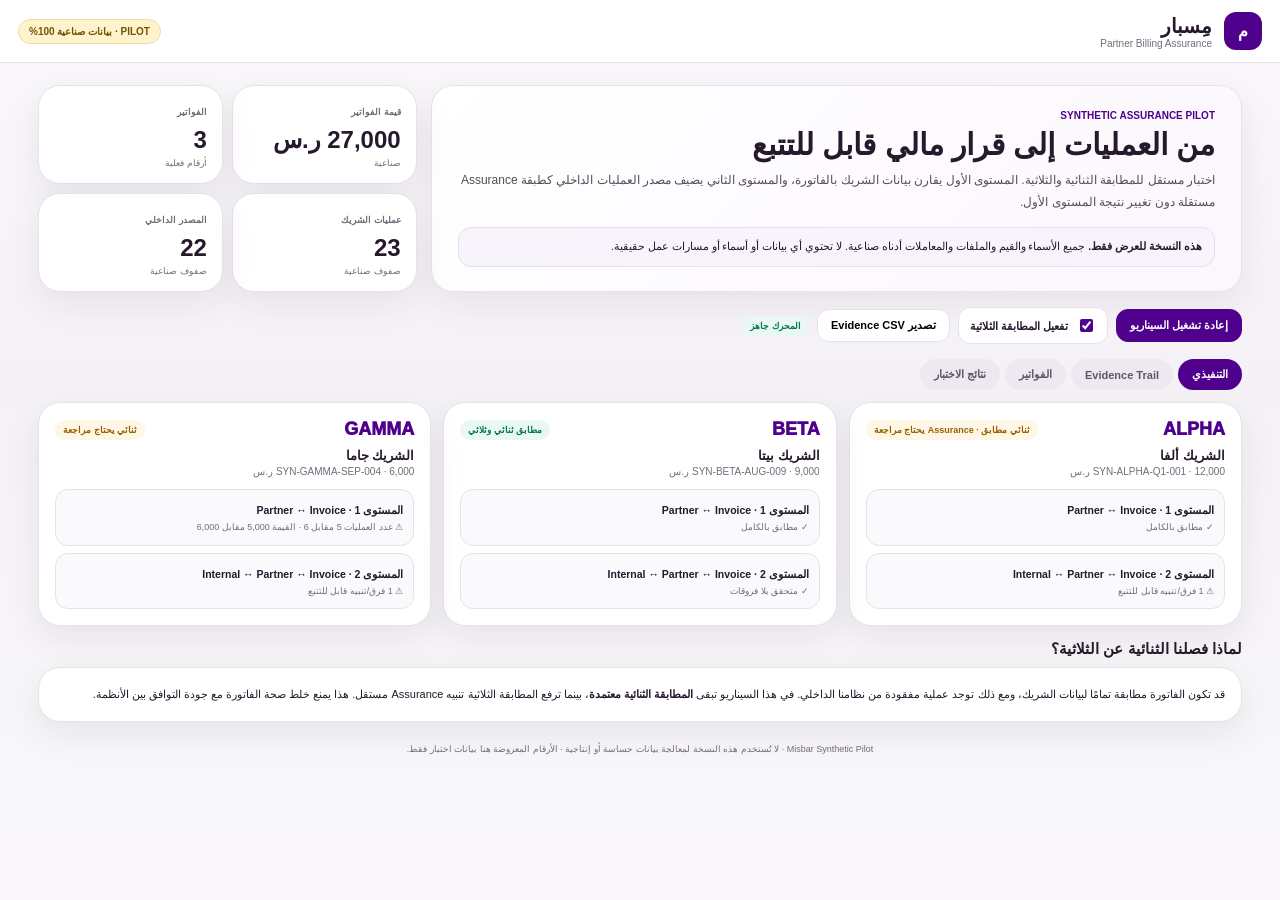
<file: misbar-pilot/index.html>
<!doctype html>
<html lang="ar" dir="rtl">
<head>
<meta charset="utf-8">
<meta name="viewport" content="width=device-width,initial-scale=1,viewport-fit=cover">
<meta name="theme-color" content="#4f008c">
<title>مسبار | Pilot المطابقة الثنائية والثلاثية</title>
<meta name="description" content="نسخة Pilot ببيانات صناعية لاختبار المطابقة الثنائية والثلاثية وسجل الأدلة.">
<style>
:root{--p:#4f008c;--ps:#f3eafb;--ink:#26192c;--mut:#756b7b;--line:#e7e1ea;--bg:#f7f5f8;--ok:#087657;--oks:#eaf8f3;--warn:#966006;--warns:#fff7e5;--bad:#ad2d25;--bads:#fff0ee;--shadow:0 12px 36px rgba(38,25,44,.08)}
*{box-sizing:border-box}body{margin:0;font-family:Tahoma,Arial,sans-serif;color:var(--ink);background:linear-gradient(180deg,#faf8fb,#f5f2f7 380px,#f8f7f9)}
button{font:inherit;cursor:pointer}.top{position:sticky;top:0;z-index:8;display:flex;align-items:center;gap:12px;padding:12px 18px;background:rgba(255,255,255,.92);backdrop-filter:blur(14px);border-bottom:1px solid var(--line)}
.logo{width:38px;height:38px;border-radius:12px;background:var(--p);color:#fff;display:grid;place-items:center;font-weight:900}.brand{font-size:20px;font-weight:900}.sub{font-size:10px;color:var(--mut)}
.pilot{margin-inline-start:auto;padding:6px 10px;border-radius:999px;background:#fff3cd;color:#755500;font-size:10px;font-weight:800;border:1px solid #f1daa0}
main{max-width:1240px;margin:auto;padding:22px 18px 60px}.hero{display:grid;grid-template-columns:1.5fr .7fr;gap:14px}.box,.card{background:#fff;border:1px solid var(--line);border-radius:22px;box-shadow:var(--shadow)}
.intro{padding:24px 26px;background:linear-gradient(135deg,#fff,#fbf7fd)}.ey{font-size:10px;color:var(--p);font-weight:900}.intro h1{font-size:30px;margin:6px 0 8px}.intro p{margin:0;color:#554c59;line-height:1.8;font-size:12px}.notice{margin-top:14px;padding:10px 12px;border-radius:13px;background:#f8f4fb;border:1px solid #eadcf3;font-size:10.5px;line-height:1.7}
.kpis{display:grid;grid-template-columns:1fr 1fr;gap:9px}.kpi{padding:15px}.kpi span{font-size:9px;color:var(--mut);font-weight:800}.kpi b{display:block;font-size:24px;margin-top:7px}.kpi small{display:block;color:var(--mut);font-size:9px;margin-top:4px}
.controls{display:flex;gap:8px;align-items:center;flex-wrap:wrap;margin:15px 0}.btn{border:1px solid var(--line);background:#fff;border-radius:12px;padding:9px 13px;font-weight:800;font-size:11px}.btn.pri{background:var(--p);border-color:var(--p);color:#fff}.toggle{display:flex;align-items:center;gap:8px;padding:8px 11px;background:#fff;border:1px solid var(--line);border-radius:12px;font-size:10.5px;font-weight:800}.toggle input{accent-color:var(--p)}
.tabs{display:flex;gap:5px;margin-bottom:12px;overflow:auto}.tab{border:0;background:#eee9f1;color:#5f5664;border-radius:999px;padding:9px 14px;font-weight:800;font-size:11px;white-space:nowrap}.tab.on{background:var(--p);color:#fff}
.panel{display:none}.panel.on{display:block}.partners{display:grid;grid-template-columns:repeat(3,1fr);gap:12px}.partner{padding:16px}.ph{display:flex;align-items:center;gap:8px}.code{font-weight:950;color:var(--p);font-size:18px}.ph .sp{flex:1}.badge{padding:5px 8px;border-radius:999px;font-size:9px;font-weight:900}.ok{background:var(--oks);color:var(--ok)}.warn{background:var(--warns);color:var(--warn)}.bad{background:var(--bads);color:var(--bad)}
.partner h3{margin:8px 0 3px;font-size:13px}.partner p{margin:0;color:var(--mut);font-size:10px}.layers{display:grid;gap:7px;margin-top:12px}.layer{padding:10px;border-radius:13px;border:1px solid var(--line);background:#faf9fb}.layer b{font-size:10.5px}.layer small{display:block;margin-top:3px;color:var(--mut);font-size:9px;line-height:1.5}
.section{margin-top:14px}.section h2{font-size:15px;margin:0 0 9px}.tablewrap{overflow:auto;border-radius:18px;border:1px solid var(--line);background:#fff;box-shadow:var(--shadow);max-height:460px}
table{border-collapse:collapse;width:100%;font-size:10px}th,td{padding:9px;border-bottom:1px solid #eee9f0;text-align:right;white-space:nowrap}th{background:#faf9fb;color:var(--mut);position:sticky;top:0}.why{max-width:360px;white-space:normal;line-height:1.5}
.invgrid{display:grid;gap:9px}.inv{padding:14px;display:grid;grid-template-columns:120px 1fr 120px 120px 120px;gap:9px;align-items:center}.inv b{font-size:11px}.inv small{color:var(--mut);font-size:9px}.metric{font-weight:900}
.footer{margin-top:20px;color:var(--mut);font-size:9px;text-align:center;line-height:1.7}
@media(max-width:900px){.hero,.partners{grid-template-columns:1fr}.kpis{grid-template-columns:repeat(4,1fr)}.inv{grid-template-columns:1fr 1fr}.intro h1{font-size:25px}}
@media(max-width:600px){main{padding:14px 10px 40px}.top{padding:9px 11px}.brand{font-size:17px}.pilot{font-size:8px}.intro{padding:18px}.intro h1{font-size:22px}.kpis{grid-template-columns:1fr 1fr}.controls{align-items:stretch}.controls>*{flex:1}.inv{grid-template-columns:1fr}.tablewrap{font-size:9px}}
</style>
</head>
<body>
<header class="top"><div class="logo">م</div><div><div class="brand">مِسبار</div><div class="sub">Partner Billing Assurance</div></div><div class="pilot">PILOT · بيانات صناعية 100%</div></header>
<main>
<section class="hero">
<div class="box intro"><div class="ey">SYNTHETIC ASSURANCE PILOT</div><h1>من العمليات إلى قرار مالي قابل للتتبع</h1><p>اختبار مستقل للمطابقة الثنائية والثلاثية. المستوى الأول يقارن بيانات الشريك بالفاتورة، والمستوى الثاني يضيف مصدر العمليات الداخلي كطبقة Assurance مستقلة دون تغيير نتيجة المستوى الأول.</p><div class="notice"><b>هذه النسخة للعرض فقط.</b> جميع الأسماء والقيم والملفات والمعاملات أدناه صناعية. لا تحتوي أي بيانات أو أسماء أو مسارات عمل حقيقية.</div></div>
<div class="kpis" id="kpis"></div>
</section>

<div class="controls"><button class="btn pri" id="rerun">إعادة تشغيل السيناريو</button><label class="toggle"><input type="checkbox" id="triple" checked> تفعيل المطابقة الثلاثية</label><button class="btn" id="export">تصدير Evidence CSV</button><span class="badge ok" id="engine">المحرك جاهز</span></div>
<nav class="tabs"><button class="tab on" data-tab="exec">التنفيذي</button><button class="tab" data-tab="trace">Evidence Trail</button><button class="tab" data-tab="inv">الفواتير</button><button class="tab" data-tab="tests">نتائج الاختبار</button></nav>

<section class="panel on" id="exec"><div class="partners" id="partners"></div><div class="section"><h2>لماذا فصلنا الثنائية عن الثلاثية؟</h2><div class="box" style="padding:16px;font-size:11px;line-height:1.9">قد تكون الفاتورة مطابقة تمامًا لبيانات الشريك، ومع ذلك توجد عملية مفقودة من نظامنا الداخلي. في هذا السيناريو تبقى <b>المطابقة الثنائية معتمدة</b>، بينما ترفع المطابقة الثلاثية تنبيه Assurance مستقل. هذا يمنع خلط صحة الفاتورة مع جودة التوافق بين الأنظمة.</div></div></section>

<section class="panel" id="trace"><div class="section"><h2>سجل الأدلة والفروقات</h2><div class="tablewrap"><table><thead><tr><th>العملية</th><th>الشريك</th><th>الفاتورة</th><th>Partner</th><th>Internal</th><th>التصنيف</th><th>المبلغ</th><th>المصدر</th><th>السبب</th></tr></thead><tbody id="traceBody"></tbody></table></div></div></section>

<section class="panel" id="inv"><div class="section"><h2>الفواتير الصناعية</h2><div class="invgrid" id="invoiceList"></div></div></section>

<section class="panel" id="tests"><div class="box" style="padding:18px"><h2 style="margin-top:0">بوابة الاختبار قبل النشر</h2><div class="tablewrap" style="box-shadow:none"><table><thead><tr><th>الاختبار</th><th>النتيجة</th><th>الملاحظة</th></tr></thead><tbody>
<tr><td>Exact 3-way</td><td><span class="badge ok">PASS</span></td><td>ثلاثة مصادر متطابقة</td></tr>
<tr><td>Binary invariance</td><td><span class="badge ok">PASS</span></td><td>تشغيل الثلاثية لا يغير نتيجة الثنائية</td></tr>
<tr><td>Missing Internal</td><td><span class="badge ok">PASS</span></td><td>تم اكتشاف العملية الغائبة من المصدر الداخلي</td></tr>
<tr><td>Missing Partner</td><td><span class="badge ok">PASS</span></td><td>تم اكتشاف العملية الزائدة داخليًا</td></tr>
<tr><td>Amount mismatch</td><td><span class="badge ok">PASS</span></td><td>تم حفظ القيم والمصدر والصف</td></tr>
<tr><td>Service mismatch</td><td><span class="badge ok">PASS</span></td><td>تم حفظ provenance كامل</td></tr>
<tr><td>Partner duplicate</td><td><span class="badge ok">PASS</span></td><td>التكرار لا يختفي داخل التجميع</td></tr>
<tr><td>Internal duplicate</td><td><span class="badge ok">PASS</span></td><td>التكرار الداخلي ظاهر كفرق مستقل</td></tr>
<tr><td>Missing transaction ID</td><td><span class="badge ok">PASS</span></td><td>السجل غير القابل للربط يذهب للتتبع</td></tr>
<tr><td>Trace category separation</td><td><span class="badge ok">PASS</span></td><td>الفروقات مفصولة حسب السبب</td></tr>
<tr><td>300,000 synthetic stress</td><td><span class="badge ok">PASS</span></td><td>299,999 داخلية، فرق واحد متعمد تم اكتشافه</td></tr>
</tbody></table></div></div></section>
<div class="footer">Misbar Synthetic Pilot · لا تُستخدم هذه النسخة لمعالجة بيانات حساسة أو إنتاجية · الأرقام المعروضة هنا بيانات اختبار فقط.</div>
</main>
<script>
const invoices=[
 {partner:'ALPHA',name:'الشريك ألفا',no:'SYN-ALPHA-Q1-001',from:'2026-01-01',to:'2026-03-31',ops:12,amount:12000,unit:1000},
 {partner:'BETA',name:'الشريك بيتا',no:'SYN-BETA-AUG-009',from:'2026-08-01',to:'2026-08-31',ops:6,amount:9000,unit:1500},
 {partner:'GAMMA',name:'الشريك جاما',no:'SYN-GAMMA-SEP-004',from:'2026-09-01',to:'2026-09-30',ops:6,amount:6000,unit:1000}
];
function rows(prefix,n,amount,month,file){
 return Array.from({length:n},(_,i)=>({id:prefix+'-'+String(i+1).padStart(3,'0'),date:'2026-'+month+'-'+String((i%27)+1).padStart(2,'0'),amount,service:i%2?'Service-B':'Service-A',project:'Project-01',file,row:i+2}));
}
const datasets={
 ALPHA:{partner:rows('A',12,1000,'01','ALPHA_partner_Q1.csv'),internal:rows('A',12,1000,'01','INTERNAL_alpha_Q1.csv').filter(x=>x.id!=='A-007')},
 BETA:{partner:rows('B',6,1500,'08','BETA_partner_AUG.csv'),internal:rows('B',6,1500,'08','INTERNAL_beta_AUG.csv')},
 GAMMA:{partner:rows('G',5,1000,'09','GAMMA_partner_SEP.csv'),internal:rows('G',5,1000,'09','INTERNAL_gamma_SEP.csv')}
};
function money(v){return Number(v||0).toLocaleString('en-US',{maximumFractionDigits:2})}
function aggregate(a){return {ops:a.length,amount:a.reduce((s,x)=>s+Number(x.amount||0),0)}}
function binary(inv,partner){
 const a=aggregate(partner),reasons=[];
 if(a.ops!==inv.ops)reasons.push('عدد العمليات '+a.ops+' مقابل '+inv.ops);
 if(Math.abs(a.amount-inv.amount)>.001)reasons.push('القيمة '+money(a.amount)+' مقابل '+money(inv.amount));
 return {ok:!reasons.length,ops:a.ops,amount:a.amount,reasons};
}
function dupMap(rows){
 const m=new Map();for(const r of rows){if(!r.id)continue;if(!m.has(r.id))m.set(r.id,[]);m.get(r.id).push(r)}return m
}
function triple(inv,pRows,iRows){
 const diffs=[],pm=dupMap(pRows),im=dupMap(iRows);
 for(const [id,list] of pm)if(list.length>1)diffs.push({id,cat:'DUPLICATE_PARTNER',p:list[0],i:im.get(id)?.[0],why:'رقم العملية مكرر لدى الشريك '+list.length+' مرات'});
 for(const [id,list] of im)if(list.length>1)diffs.push({id,cat:'DUPLICATE_INTERNAL',p:pm.get(id)?.[0],i:list[0],why:'رقم العملية مكرر داخليًا '+list.length+' مرات'});
 const ids=new Set([...pm.keys(),...im.keys()]);
 for(const id of ids){
   const p=pm.get(id)?.[0],i=im.get(id)?.[0];
   if(!p){diffs.push({id,cat:'MISSING_PARTNER',p:null,i,why:'موجود داخليًا وغير موجود في بيانات الشريك'});continue}
   if(!i){diffs.push({id,cat:'MISSING_INTERNAL',p,i:null,why:'موجود لدى الشريك وغير موجود في المصدر الداخلي'});continue}
   const fs=[];for(const k of ['amount','date','service','project'])if(String(p[k])!==String(i[k]))fs.push(k);
   if(fs.length)diffs.push({id,cat:'FIELD_MISMATCH',p,i,why:'اختلاف في '+fs.join(', ')});
 }
 const pAgg=aggregate(pRows);
 if(pAgg.ops!==inv.ops||Math.abs(pAgg.amount-inv.amount)>.001)diffs.push({id:'—',cat:'INVOICE_AGGREGATE_MISMATCH',p:null,i:null,why:'إجمالي بيانات الشريك لا يساوي إجمالي الفاتورة'});
 return {ok:!diffs.length,diffs,partnerOps:pRows.length,internalOps:iRows.length}
}
function run(){
 const tripleOn=document.querySelector('#triple').checked;
 const results=invoices.map(inv=>{
   const ds=datasets[inv.partner],two=binary(inv,ds.partner),three=triple(inv,ds.partner,ds.internal);
   return {inv,two,three:tripleOn?three:null,rawThree:three};
 });
 render(results,tripleOn);
 return results;
}
function status(two,three,tripleOn){
 if(!two.ok)return ['warn','ثنائي يحتاج مراجعة'];
 if(tripleOn&&three&&!three.ok)return ['warn','ثنائي مطابق · Assurance يحتاج مراجعة'];
 return ['ok',tripleOn?'مطابق ثنائي وثلاثي':'مطابق ثنائي'];
}
function render(results,tripleOn){
 const partnerOps=Object.values(datasets).reduce((s,d)=>s+d.partner.length,0),internalOps=Object.values(datasets).reduce((s,d)=>s+d.internal.length,0),value=invoices.reduce((s,x)=>s+x.amount,0);
 document.querySelector('#kpis').innerHTML=[
 ['قيمة الفواتير',money(value)+' ر.س','صناعية'],
 ['الفواتير',invoices.length,'أرقام فعلية'],
 ['عمليات الشريك',partnerOps,'صفوف صناعية'],
 ['المصدر الداخلي',internalOps,'صفوف صناعية']
 ].map(x=>'<div class="card kpi"><span>'+x[0]+'</span><b>'+x[1]+'</b><small>'+x[2]+'</small></div>').join('');
 document.querySelector('#partners').innerHTML=results.map(r=>{
   const [cl,tx]=status(r.two,r.three,tripleOn),d=r.three?.diffs.length||0;
   return '<article class="card partner"><div class="ph"><div class="code">'+r.inv.partner+'</div><div class="sp"></div><span class="badge '+cl+'">'+tx+'</span></div><h3>'+r.inv.name+'</h3><p>'+r.inv.no+' · '+money(r.inv.amount)+' ر.س</p><div class="layers"><div class="layer"><b>المستوى 1 · Partner ↔ Invoice</b><small>'+(r.two.ok?'✓ مطابق بالكامل':'⚠ '+r.two.reasons.join(' · '))+'</small></div><div class="layer"><b>المستوى 2 · Internal ↔ Partner ↔ Invoice</b><small>'+(!tripleOn?'متوقف من مفتاح العرض':r.three.ok?'✓ متحقق بلا فروقات':'⚠ '+d+' فرق/تنبيه قابل للتتبع')+'</small></div></div></article>'
 }).join('');
 const all=results.flatMap(r=>(r.rawThree.diffs||[]).map(d=>({...d,partner:r.inv.partner,invoice:r.inv.no})));
 document.querySelector('#traceBody').innerHTML=all.map(d=>{
   const src=[d.p?d.p.file+':'+d.p.row:'',d.i?d.i.file+':'+d.i.row:''].filter(Boolean).join(' | ');
   const amt=d.p?money(d.p.amount):d.i?money(d.i.amount):'—';
   return '<tr><td><b>'+d.id+'</b></td><td>'+d.partner+'</td><td>'+d.invoice+'</td><td>'+(d.p?'✓':'—')+'</td><td>'+(d.i?'✓':'—')+'</td><td><span class="badge '+(d.cat.includes('MISMATCH')||d.cat.includes('MISSING')?'warn':'bad')+'">'+d.cat+'</span></td><td>'+amt+'</td><td>'+src+'</td><td class="why">'+d.why+'</td></tr>'
 }).join('')||'<tr><td colspan="9">لا فروقات</td></tr>';
 document.querySelector('#invoiceList').innerHTML=results.map(r=>'<div class="card inv"><div><b>'+r.inv.partner+'</b><br><small>'+r.inv.no+'</small></div><div><b>'+r.inv.from+' → '+r.inv.to+'</b><br><small>'+r.inv.name+'</small></div><div><small>العمليات</small><br><span class="metric">'+r.inv.ops+'</span></div><div><small>القيمة</small><br><span class="metric">'+money(r.inv.amount)+' ر.س</span></div><div>'+(r.two.ok?'<span class="badge ok">Binary PASS</span>':'<span class="badge warn">Binary REVIEW</span>')+'</div></div>').join('');
 window.__MISBAR_LAST={results,all,tripleOn};
}
function exportCsv(){
 const a=window.__MISBAR_LAST?.all||[],head=['transaction_id','partner','invoice','category','partner_present','internal_present','amount','partner_source','partner_row','internal_source','internal_row','reason'];
 const lines=[head,...a.map(d=>[d.id,d.partner,d.invoice,d.cat,!!d.p,!!d.i,d.p?.amount??d.i?.amount??'',d.p?.file||'',d.p?.row||'',d.i?.file||'',d.i?.row||'',d.why])];
 const csv=lines.map(r=>r.map(v=>'"'+String(v??'').replaceAll('"','""')+'"').join(',')).join('\n');
 const blob=new Blob(['\uFEFF'+csv],{type:'text/csv;charset=utf-8'}),u=URL.createObjectURL(blob),ael=document.createElement('a');ael.href=u;ael.download='misbar-synthetic-evidence.csv';ael.click();setTimeout(()=>URL.revokeObjectURL(u),1000)
}
document.querySelector('#rerun').onclick=()=>{document.querySelector('#engine').textContent='تمت إعادة المطابقة';run()};
document.querySelector('#triple').onchange=run;document.querySelector('#export').onclick=exportCsv;
document.querySelectorAll('.tab').forEach(b=>b.onclick=()=>{document.querySelectorAll('.tab').forEach(x=>x.classList.remove('on'));document.querySelectorAll('.panel').forEach(x=>x.classList.remove('on'));b.classList.add('on');document.getElementById(b.dataset.tab).classList.add('on')});
run();
</script>
</body></html>
</file>
